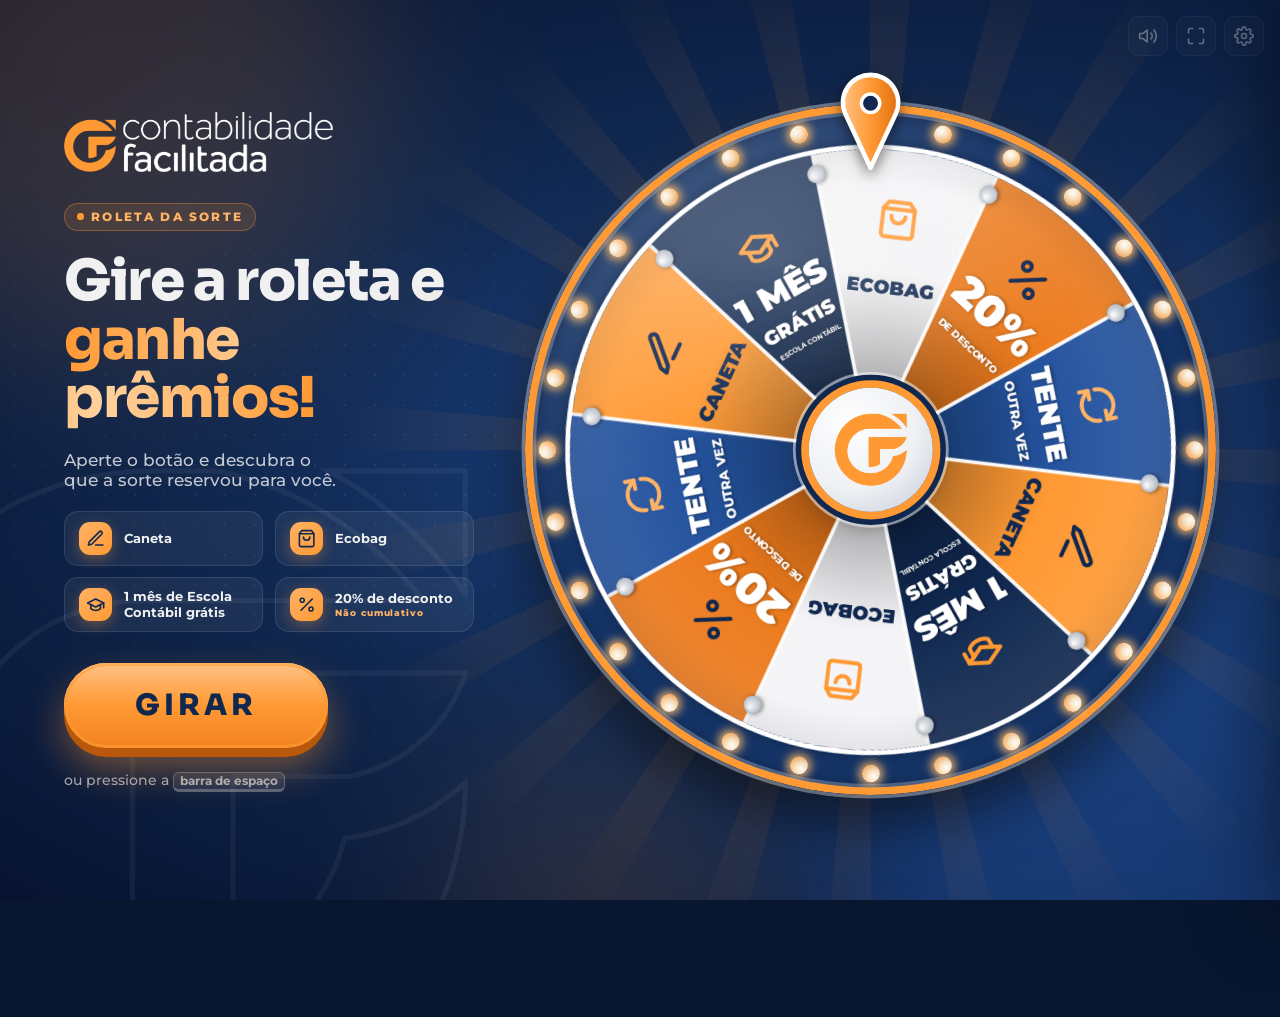
<file: index.html>
<!doctype html>
<html lang="pt-BR">
<head>
  <meta charset="utf-8">
  <meta name="viewport" content="width=device-width, initial-scale=1, viewport-fit=cover">
  <meta name="theme-color" content="#102850">
  <meta name="mobile-web-app-capable" content="yes">
  <meta name="apple-mobile-web-app-capable" content="yes">
  <meta name="apple-mobile-web-app-status-bar-style" content="black-translucent">
  <meta name="apple-mobile-web-app-title" content="Roleta CF">
  <title>Roleta da Sorte | Contabilidade Facilitada</title>
  <link rel="icon" href="assets/img/logo-cf-icone.png">
  <link rel="apple-touch-icon" href="assets/img/icone-180.png">
  <link rel="manifest" href="manifest.webmanifest">
  <link rel="preload" href="assets/fonts/montserrat-latin.woff2" as="font" type="font/woff2" crossorigin>
  <link rel="preload" href="assets/fonts/sora-latin.woff2" as="font" type="font/woff2" crossorigin>
  <link rel="stylesheet" href="assets/css/style.css">
</head>
<body>
  <!-- Fundo animado -->
  <div class="fundo" aria-hidden="true">
    <div class="orbe o1"></div>
    <div class="orbe o2"></div>
    <div class="orbe o3"></div>
    <div class="pontos"></div>
    <img class="marca-dagua" src="assets/img/logo-cf-linha.png" alt="" draggable="false">
    <div class="faiscas" id="faiscas"></div>
  </div>

  <main class="app">
    <section class="info">
      <img class="logo" src="assets/img/logo-cf-branco.png" alt="Contabilidade Facilitada" draggable="false">

      <span class="selo"><i></i> Roleta da sorte</span>

      <h1 class="titulo">Gire a roleta e <span class="destaque">ganhe prêmios!</span></h1>

      <p class="lead">Aperte o botão e descubra o que a sorte reservou para você.</p>

      <ul class="premios" id="listaPremios"></ul>

      <div class="acao">
        <div class="botao-wrap">
          <button class="botao-girar" id="botaoGirar" type="button">GIRAR</button>
        </div>
        <p class="dica">
          <span class="dica-teclado">ou pressione a <kbd>barra de espaço</kbd></span>
          <span class="dica-toque">ou deslize a roleta com o dedo</span>
        </p>
      </div>
    </section>

    <div class="roda-espaco">
      <section class="roda-area" id="rodaArea">
        <div class="raios" aria-hidden="true"></div>
        <div class="brilho-fundo" aria-hidden="true"></div>

        <div class="roda" id="roda" data-modo="ocioso">
          <div class="aro"></div>
          <div class="lampadas" id="lampadas" aria-hidden="true"></div>
          <canvas id="canvasRoda" aria-label="Roleta de prêmios"></canvas>
          <div class="vinheta" aria-hidden="true"></div>
          <svg class="holofote" id="holofote" viewBox="-100 -100 200 200" aria-hidden="true">
            <path class="holofote-mascara" id="holofoteMascara" fill-rule="evenodd"></path>
            <path class="holofote-fatia" id="holofoteFatia"></path>
          </svg>
          <div class="reflexo" aria-hidden="true"></div>
          <button class="centro" id="centro" type="button" aria-label="Girar a roleta">
            <img src="assets/img/logo-cf-icone.png" alt="" draggable="false">
          </button>
          <div class="ponteiro" id="ponteiro" aria-hidden="true">
            <svg viewBox="0 -7 60 88">
              <defs>
                <linearGradient id="gradPonteiro" x1="0" x2="1" y1="0" y2="0">
                  <stop offset="0" stop-color="#ffc285"/>
                  <stop offset=".5" stop-color="#ff9933"/>
                  <stop offset="1" stop-color="#e2700f"/>
                </linearGradient>
              </defs>
              <path d="M30 77 L8 30 A24 24 0 1 1 52 30 Z" fill="url(#gradPonteiro)" stroke="#fff" stroke-width="4" stroke-linejoin="round"/>
              <circle cx="30" cy="21" r="8" fill="#102850" stroke="#fff" stroke-width="3"/>
            </svg>
          </div>
        </div>
      </section>
    </div>
  </main>

  <!-- Controles discretos do operador -->
  <div class="controles">
    <button class="controle" id="btnSom" type="button" title="Som (M)"></button>
    <button class="controle" id="btnTelaCheia" type="button" title="Tela cheia (F)">
      <svg viewBox="0 0 24 24" fill="none" stroke="currentColor" stroke-width="2" stroke-linecap="round" stroke-linejoin="round"><path d="M8 3H5a2 2 0 0 0-2 2v3"/><path d="M21 8V5a2 2 0 0 0-2-2h-3"/><path d="M3 16v3a2 2 0 0 0 2 2h3"/><path d="M16 21h3a2 2 0 0 0 2-2v-3"/></svg>
    </button>
    <button class="controle" id="btnPainel" type="button" title="Painel do operador (P)">
      <svg viewBox="0 0 24 24" fill="none" stroke="currentColor" stroke-width="2" stroke-linecap="round" stroke-linejoin="round"><circle cx="12" cy="12" r="3"/><path d="M19.4 15a1.65 1.65 0 0 0 .33 1.82l.06.06a2 2 0 1 1-2.83 2.83l-.06-.06a1.65 1.65 0 0 0-1.82-.33 1.65 1.65 0 0 0-1 1.51V21a2 2 0 1 1-4 0v-.09A1.65 1.65 0 0 0 9 19.4a1.65 1.65 0 0 0-1.82.33l-.06.06a2 2 0 1 1-2.83-2.83l.06-.06A1.65 1.65 0 0 0 4.68 15a1.65 1.65 0 0 0-1.51-1H3a2 2 0 1 1 0-4h.09A1.65 1.65 0 0 0 4.6 9a1.65 1.65 0 0 0-.33-1.82l-.06-.06a2 2 0 1 1 2.83-2.83l.06.06A1.65 1.65 0 0 0 9 4.68a1.65 1.65 0 0 0 1-1.51V3a2 2 0 1 1 4 0v.09a1.65 1.65 0 0 0 1 1.51 1.65 1.65 0 0 0 1.82-.33l.06-.06a2 2 0 1 1 2.83 2.83l-.06.06A1.65 1.65 0 0 0 19.4 9a1.65 1.65 0 0 0 1.51 1H21a2 2 0 1 1 0 4h-.09a1.65 1.65 0 0 0-1.51 1z"/></svg>
    </button>
  </div>

  <!-- Resultado -->
  <div class="resultado" id="resultado" role="dialog" aria-modal="true" aria-labelledby="resultadoTitulo">
    <canvas class="confete" id="confete" aria-hidden="true"></canvas>
    <div class="cartao">
      <div class="medalha">
        <div class="medalha-raios"></div>
        <div class="medalha-disco" id="resultadoIcone"></div>
      </div>
      <p class="resultado-sobre" id="resultadoSobre">PARABÉNS!</p>
      <h2 class="resultado-titulo" id="resultadoTitulo"></h2>
      <p class="resultado-sub" id="resultadoSub"></p>
      <img class="resultado-imagem" id="resultadoImagem" alt="">
      <p class="resultado-nota" id="resultadoNota"></p>

      <!-- Cadastro do ganhador de cupom, preenchido pelo operador -->
      <form class="cadastro" id="cadastro" novalidate autocomplete="off">
        <p class="cadastro-titulo">Cadastre o ganhador para gerar o cupom</p>
        <label class="campo campo-largo">
          <span>Nome</span>
          <input id="cadNome" name="participante-nome" maxlength="120" autocomplete="off" autocapitalize="words" spellcheck="false">
        </label>
        <label class="campo">
          <span>E-mail</span>
          <input id="cadEmail" name="participante-email" type="email" inputmode="email" maxlength="160" autocomplete="off" autocapitalize="off" spellcheck="false">
        </label>
        <label class="campo">
          <span>Telefone</span>
          <input id="cadTelefone" name="participante-telefone" type="tel" inputmode="tel" maxlength="20" autocomplete="off" placeholder="(11) 98765-4321">
        </label>
        <label class="aceite campo-largo">
          <input id="cadMarketing" type="checkbox">
          <span>Aceito receber novidades e ofertas do Contabilidade Facilitada.</span>
        </label>
        <p class="cadastro-aviso campo-largo">
          Usamos estes dados para emitir e validar o cupom.
          <a id="cadPolitica" target="_blank" rel="noopener" hidden>Política de privacidade</a>
        </p>
        <p class="cadastro-erro campo-largo" id="cadErro" role="alert"></p>
        <div class="cadastro-botoes campo-largo">
          <button class="botao-resultado" type="submit">Gerar cupom</button>
          <button class="botao-pular" id="cadPular" type="button">Pular cadastro</button>
        </div>
      </form>

      <div class="cupom" id="cupom">
        <p class="cupom-rotulo">Código do cupom</p>
        <p class="cupom-codigo" id="cupomCodigo"></p>
        <p class="cupom-dica">Fotografe ou anote este código. Ele também fica no histórico do painel do operador.</p>
      </div>

      <button class="botao-resultado" id="botaoResultado" type="button"></button>
    </div>
  </div>

  <!-- Painel do operador -->
  <aside class="painel" id="painel" aria-label="Painel do operador">
    <header class="painel-topo">
      <h2>Painel do operador</h2>
      <button class="painel-fechar" id="painelFechar" type="button" aria-label="Fechar">✕</button>
    </header>

    <div class="painel-corpo">
      <h3>Chances e estoque</h3>
      <p class="painel-ajuda">O peso define a chance relativa de cada resultado. Deixe o estoque em branco para ilimitado; ao chegar a zero, o prêmio deixa de ser sorteado.</p>
      <table class="tabela">
        <thead>
          <tr><th>Resultado</th><th>Peso</th><th>Chance</th><th>Estoque</th><th>Saídas</th></tr>
        </thead>
        <tbody id="tabelaPremios"></tbody>
      </table>

      <h3>Envio ao painel</h3>
      <p class="painel-ajuda">Giros e cadastros ficam guardados neste aparelho e são enviados ao painel <strong>/admin</strong> sempre que houver internet. Preencha o evento e o nome do aparelho antes de começar.</p>
      <div class="campos-sinc">
        <label><span>Evento</span><input id="sincEvento" maxlength="80" placeholder="Ex.: Convenção Contábil 2026"></label>
        <label><span>Aparelho</span><input id="sincAparelho" maxlength="40" placeholder="Ex.: Tablet 1"></label>
        <label class="campo-largo"><span>Chave do aparelho</span><input id="sincChave" type="password" autocomplete="off" placeholder="Fornecida pela equipe responsável"></label>
      </div>
      <p class="sinc-status" id="sincStatus"></p>
      <div class="painel-botoes">
        <button type="button" id="btnEnviar">Enviar agora</button>
      </div>

      <h3>Histórico <span id="resumoHistorico"></span></h3>
      <ol class="historico" id="historico"></ol>

      <div class="painel-botoes">
        <button type="button" id="btnExportar">Exportar CSV</button>
        <button type="button" id="btnZerar">Zerar histórico</button>
        <button type="button" id="btnPadrao">Restaurar padrão</button>
      </div>

      <h3 class="so-teclado">Atalhos</h3>
      <ul class="atalhos so-teclado">
        <li><kbd>Espaço</kbd> ou <kbd>Enter</kbd> gira a roleta e fecha o resultado</li>
        <li><kbd>F</kbd> tela cheia</li>
        <li><kbd>M</kbd> liga e desliga o som</li>
        <li><kbd>P</kbd> abre e fecha este painel</li>
      </ul>
    </div>
  </aside>

  <div class="aviso" id="aviso" role="status"></div>

  <script src="assets/js/app.js"></script>
</body>
</html>
</file>
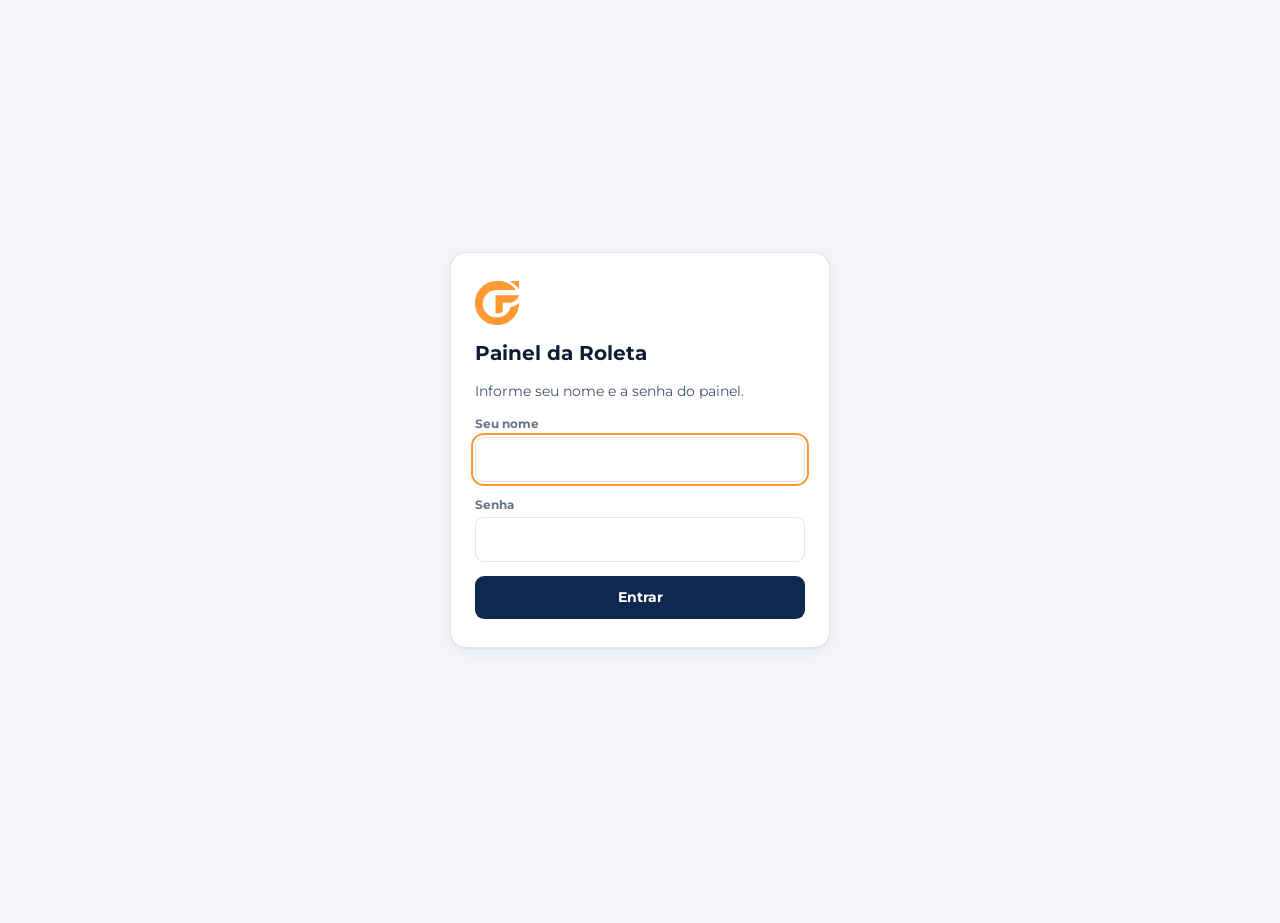
<file: admin/index.html>
<!doctype html>
<html lang="pt-BR">
<head>
  <meta charset="utf-8">
  <meta name="viewport" content="width=device-width, initial-scale=1">
  <meta name="robots" content="noindex, nofollow">
  <meta name="theme-color" content="#102850">
  <title>Painel da Roleta | Contabilidade Facilitada</title>
  <link rel="icon" href="/assets/img/logo-cf-icone.png">
  <link rel="preload" href="/assets/fonts/montserrat-latin.woff2" as="font" type="font/woff2" crossorigin>
  <link rel="stylesheet" href="/admin/admin.css">
</head>
<body>
  <header class="topo">
    <div class="topo-marca">
      <img src="/assets/img/logo-cf-branco.png" alt="Contabilidade Facilitada">
      <span class="topo-titulo">Painel da Roleta</span>
    </div>
    <div class="topo-direita">
      <span class="atualizacao" id="statusAtualizacao" role="status">Carregando…</span>
      <button class="botao" id="btnAtualizar" type="button">Atualizar</button>
      <span class="usuario" id="usuario"></span>
      <button class="botao" id="btnSair" type="button">Sair</button>
    </div>
  </header>

  <!-- Entrada: nome (registrado nos resgates) e senha do painel -->
  <div class="entrada" id="entrada" hidden>
    <form class="entrada-cartao" id="formEntrada">
      <img class="entrada-icone" src="/assets/img/logo-cf-icone.png" alt="">
      <h1>Painel da Roleta</h1>
      <p class="cartao-sub">Informe seu nome e a senha do painel.</p>
      <label class="filtro">
        <span>Seu nome</span>
        <input id="entradaNome" maxlength="60" autocomplete="name" required>
      </label>
      <label class="filtro">
        <span>Senha</span>
        <input id="entradaSenha" type="password" autocomplete="current-password" required>
      </label>
      <p class="entrada-erro" id="entradaErro" role="alert"></p>
      <button class="botao botao-principal" type="submit">Entrar</button>
    </form>
  </div>

  <main class="conteudo" id="conteudo">
    <!-- Filtros: valem para todos os números, gráficos e tabelas abaixo -->
    <div class="filtros">
      <div class="segmentado" id="filtroPeriodo" role="group" aria-label="Período">
        <button type="button" data-periodo="hoje">Hoje</button>
        <button type="button" data-periodo="7">7 dias</button>
        <button type="button" data-periodo="30">30 dias</button>
        <button type="button" data-periodo="tudo">Tudo</button>
      </div>
      <label class="filtro">
        <span>Evento</span>
        <select id="filtroEvento"></select>
      </label>
      <label class="filtro">
        <span>Aparelho</span>
        <select id="filtroAparelho"></select>
      </label>
    </div>

    <section class="kpis" aria-label="Resumo">
      <article class="kpi">
        <h2>Giros</h2>
        <p class="kpi-valor" id="kpiGiros">0</p>
        <p class="kpi-sub" id="kpiGirosSub"></p>
      </article>
      <article class="kpi">
        <h2>Prêmios distribuídos</h2>
        <p class="kpi-valor" id="kpiPremios">0</p>
        <p class="kpi-sub" id="kpiPremiosSub"></p>
      </article>
      <article class="kpi">
        <h2>Cupons emitidos</h2>
        <p class="kpi-valor" id="kpiCupons">0</p>
        <p class="kpi-sub" id="kpiCuponsSub"></p>
      </article>
      <article class="kpi">
        <h2>Cupons resgatados</h2>
        <p class="kpi-valor" id="kpiResgatados">0</p>
        <p class="kpi-sub" id="kpiResgatadosSub"></p>
      </article>
    </section>

    <section class="graficos">
      <article class="cartao">
        <header class="cartao-topo">
          <div>
            <h2>Giros ao longo do tempo</h2>
            <p class="cartao-sub" id="subTempo"></p>
          </div>
          <button class="botao botao-leve" id="btnExportarGiros" type="button">Exportar giros</button>
        </header>
        <div class="grafico-tempo" id="graficoTempo"></div>
        <details class="ver-tabela">
          <summary>Ver em tabela</summary>
          <div class="tabela-rolagem" id="tabelaTempo"></div>
        </details>
      </article>

      <article class="cartao">
        <header class="cartao-topo">
          <div>
            <h2>Resultados por prêmio</h2>
            <p class="cartao-sub">Quantidade e percentual dos giros</p>
          </div>
        </header>
        <div class="barras" id="graficoPremios"></div>
      </article>
    </section>

    <section class="cartao">
      <header class="cartao-topo">
        <div>
          <h2>Ganhadores de cupom</h2>
          <p class="cartao-sub" id="subGanhadores"></p>
        </div>
        <button class="botao botao-leve" id="btnExportarCadastros" type="button">Exportar ganhadores</button>
      </header>

      <div class="filtros-tabela">
        <input class="busca" id="busca" type="search" placeholder="Buscar por nome, e-mail, telefone ou código" aria-label="Buscar ganhador">
        <select id="filtroPremio" aria-label="Prêmio"></select>
        <select id="filtroSituacao" aria-label="Situação">
          <option value="">Todas as situações</option>
          <option value="emitido">Não resgatados</option>
          <option value="resgatado">Resgatados</option>
        </select>
      </div>

      <div class="tabela-rolagem">
        <table class="tabela tabela-ganhadores">
          <thead>
            <tr>
              <th>Data</th>
              <th>Ganhador</th>
              <th>Prêmio e código</th>
              <th>Evento</th>
              <th>Comunicações</th>
              <th>Situação</th>
              <th><span class="sr">Ações</span></th>
            </tr>
          </thead>
          <tbody id="tabelaCadastros"></tbody>
        </table>
      </div>
      <button class="botao botao-leve mostrar-mais" id="btnMostrarMais" type="button" hidden></button>
    </section>
  </main>

  <div class="dica" id="dica" role="tooltip"></div>

  <script src="/admin/admin.js"></script>
</body>
</html>
</file>
<file: assets/css/style.css>
/* ==========================================================
   Roleta da Sorte | Contabilidade Facilitada
   ========================================================== */

@font-face {
  font-family: 'Montserrat';
  src: url('../fonts/montserrat-latin.woff2') format('woff2');
  font-weight: 100 900;
  font-display: block;
}
@font-face {
  font-family: 'Sora';
  src: url('../fonts/sora-latin.woff2') format('woff2');
  font-weight: 100 800;
  font-display: block;
}

:root {
  --azul: #102850;
  --azul-medio: #183c77;
  --azul-escuro: #081630;
  --laranja: #ff9933;
  --laranja-claro: #ffb366;
  --laranja-escuro: #e2700f;
  --branco: #f1f1f2;
  --cinza: #727376;

  /* Diâmetro da roleta */
  --tam: min(86vh, 54vw);
}

* { box-sizing: border-box; margin: 0; padding: 0; }

html, body { height: 100%; overflow: hidden; overscroll-behavior: none; }

body {
  font-family: 'Montserrat', system-ui, sans-serif;
  color: var(--branco);
  background: var(--azul-escuro);
  -webkit-user-select: none;
  user-select: none;
  -webkit-font-smoothing: antialiased;
  -webkit-tap-highlight-color: transparent;
  -webkit-touch-callout: none;
  touch-action: manipulation;
}

button { font: inherit; }

kbd {
  font-family: inherit;
  font-weight: 700;
  font-size: .85em;
  padding: .1em .5em;
  border-radius: 6px;
  border: 1px solid rgba(255, 255, 255, .25);
  border-bottom-width: 3px;
  background: rgba(255, 255, 255, .08);
}

/* ---------- Fundo ---------- */

.fundo {
  position: fixed;
  inset: 0;
  overflow: hidden;
  background: radial-gradient(ellipse at 70% 50%, #24539e 0%, #183c77 22%, #102850 52%, #071330 100%);
}

.orbe {
  position: absolute;
  border-radius: 50%;
  filter: blur(90px);
  animation: flutuar 18s ease-in-out infinite alternate;
}
.orbe.o1 { width: 42vw; height: 42vw; left: -12vw; top: -14vw; background: var(--laranja); opacity: .16; }
.orbe.o2 { width: 46vw; height: 46vw; right: -10vw; bottom: -18vw; background: #2f6fd6; opacity: .32; animation-duration: 23s; }
.orbe.o3 { width: 26vw; height: 26vw; left: 34vw; bottom: -14vw; background: var(--laranja); opacity: .12; animation-duration: 27s; }

@keyframes flutuar {
  to { transform: translate(6vw, 5vh) scale(1.18); }
}

.pontos {
  position: absolute;
  inset: 0;
  background-image: radial-gradient(rgba(255, 255, 255, .07) 1px, transparent 1.5px);
  background-size: 30px 30px;
  -webkit-mask-image: radial-gradient(ellipse at 30% 50%, #000 0%, transparent 70%);
  mask-image: radial-gradient(ellipse at 30% 50%, #000 0%, transparent 70%);
}

.marca-dagua {
  position: absolute;
  width: 70vh;
  left: -18vh;
  bottom: -22vh;
  opacity: .05;
  animation: girarLento 140s linear infinite;
}

.faiscas span {
  position: absolute;
  bottom: -12px;
  width: 4px;
  height: 4px;
  border-radius: 50%;
  background: #ffe0bd;
  box-shadow: 0 0 8px 2px rgba(255, 153, 51, .55);
  opacity: 0;
  animation: subir linear infinite;
}

@keyframes subir {
  0%   { transform: translate(0, 0) scale(var(--s, 1)); opacity: 0; }
  10%  { opacity: .9; }
  85%  { opacity: .6; }
  100% { transform: translate(var(--dx, 0), -110vh) scale(var(--s, 1)); opacity: 0; }
}

@keyframes girarLento { to { transform: rotate(360deg); } }

/* ---------- Layout ---------- */

.app {
  position: relative;
  z-index: 1;
  height: 100%;
  display: grid;
  grid-template-columns: minmax(0, 1fr) auto;
  align-items: center;
  gap: 4vw;
  padding:
    max(4vh, env(safe-area-inset-top)) max(5vw, env(safe-area-inset-right))
    max(4vh, env(safe-area-inset-bottom)) max(5vw, env(safe-area-inset-left));
}

.info {
  display: flex;
  flex-direction: column;
  align-items: flex-start;
  gap: 2.4vh;
  max-width: 640px;
}

.info > * { animation: entrarEsquerda .9s cubic-bezier(.2, .8, .2, 1) both; }
.info > :nth-child(2) { animation-delay: .08s; }
.info > :nth-child(3) { animation-delay: .16s; }
.info > :nth-child(4) { animation-delay: .24s; }
.info > :nth-child(5) { animation-delay: .32s; }
.info > :nth-child(6) { animation-delay: .40s; }
.info > :nth-child(7) { animation-delay: .48s; }

@keyframes entrarEsquerda {
  from { opacity: 0; transform: translateX(-40px); }
  to   { opacity: 1; transform: none; }
}

.logo { width: clamp(180px, 21vw, 330px); margin-bottom: 1vh; }

.selo {
  display: inline-flex;
  align-items: center;
  gap: .6em;
  padding: .45em 1em;
  border-radius: 999px;
  font-weight: 800;
  font-size: clamp(.75rem, .95vw, .95rem);
  letter-spacing: .18em;
  text-transform: uppercase;
  color: var(--laranja-claro);
  background: rgba(255, 153, 51, .12);
  border: 1px solid rgba(255, 153, 51, .35);
}
.selo i {
  width: .55em;
  height: .55em;
  border-radius: 50%;
  background: var(--laranja);
  box-shadow: 0 0 0 0 rgba(255, 153, 51, .7);
  animation: pulsoPonto 1.8s ease-out infinite;
}
@keyframes pulsoPonto {
  to { box-shadow: 0 0 0 10px rgba(255, 153, 51, 0); }
}

.titulo {
  font-family: 'Sora', sans-serif;
  font-weight: 800;
  font-size: min(4.4vw, 7.4vh);
  line-height: 1.04;
  letter-spacing: -.025em;
}
.titulo .destaque {
  background: linear-gradient(90deg, #ff9933 0%, #ffd29e 25%, #ff9933 50%, #ff9933 100%);
  background-size: 200% 100%;
  -webkit-background-clip: text;
  background-clip: text;
  color: transparent;
  animation: brilhoTexto 4s linear infinite;
}
@keyframes brilhoTexto {
  from { background-position: 100% 0; }
  to   { background-position: -100% 0; }
}

.lead {
  font-size: clamp(1rem, 1.3vw, 1.35rem);
  font-weight: 500;
  color: rgba(241, 241, 242, .8);
  text-wrap: balance;
}

.premios {
  list-style: none;
  display: grid;
  grid-template-columns: 1fr 1fr;
  gap: 1.2vh 12px;
  width: 100%;
}
.premio {
  display: flex;
  align-items: center;
  gap: 12px;
  padding: 1.1vh 14px;
  border-radius: 14px;
  background: rgba(255, 255, 255, .06);
  border: 1px solid rgba(255, 255, 255, .1);
  font-weight: 700;
  font-size: clamp(.82rem, 1vw, 1.05rem);
  line-height: 1.2;
  transition: opacity .3s;
}
.premio .ic {
  flex: none;
  width: clamp(32px, 2.6vw, 42px);
  height: clamp(32px, 2.6vw, 42px);
  border-radius: 11px;
  display: grid;
  place-items: center;
  color: var(--azul);
  background: linear-gradient(135deg, var(--laranja-claro), var(--laranja));
  box-shadow: 0 4px 14px rgba(255, 153, 51, .35);
}
.premio .ic svg { width: 58%; height: 58%; }
.premio.esgotado { opacity: .4; }
.premio.esgotado .nome { text-decoration: line-through; }
.premio .tag {
  display: block;
  font-size: .7em;
  font-weight: 800;
  letter-spacing: .1em;
  color: var(--laranja-claro);
}

.acao { display: flex; align-items: center; gap: 24px; flex-wrap: wrap; margin-top: 1vh; }

.botao-wrap { position: relative; }
.botao-wrap::before,
.botao-wrap::after {
  content: '';
  position: absolute;
  inset: 0;
  border-radius: 999px;
  border: 3px solid rgba(255, 153, 51, .7);
  animation: anel 2.2s ease-out infinite;
  pointer-events: none;
}
.botao-wrap::after { animation-delay: 1.1s; }
@keyframes anel {
  from { transform: scale(1); opacity: .9; }
  to   { transform: scale(1.35, 1.6); opacity: 0; }
}
.botao-wrap.inativo::before,
.botao-wrap.inativo::after { animation: none; opacity: 0; }

.botao-girar {
  position: relative;
  overflow: hidden;
  font-family: 'Sora', sans-serif;
  font-weight: 800;
  font-size: clamp(1.4rem, min(2.3vw, 4vh), 2.4rem);
  letter-spacing: .14em;
  color: var(--azul);
  padding: .8em 2.4em;
  border: none;
  border-radius: 999px;
  cursor: pointer;
  background: linear-gradient(180deg, #ffc285 0%, #ff9933 50%, #f2821f 100%);
  box-shadow: 0 9px 0 #b9570b, 0 20px 40px rgba(255, 153, 51, .45), inset 0 2px 0 rgba(255, 255, 255, .55);
  transition: transform .12s, box-shadow .12s, filter .3s;
}
.botao-girar::after {
  content: '';
  position: absolute;
  top: 0;
  left: -70%;
  width: 45%;
  height: 100%;
  background: linear-gradient(100deg, transparent, rgba(255, 255, 255, .7), transparent);
  transform: skewX(-20deg);
  animation: varrer 3.2s ease-in-out infinite;
}
@keyframes varrer {
  0%, 55% { left: -70%; }
  100%    { left: 130%; }
}
.botao-girar:hover { filter: brightness(1.06); }
.botao-girar:active,
.botao-girar.pressionado {
  transform: translateY(6px);
  box-shadow: 0 3px 0 #b9570b, 0 10px 24px rgba(255, 153, 51, .4), inset 0 2px 0 rgba(255, 255, 255, .55);
}
.botao-girar:disabled { cursor: default; filter: grayscale(.35) brightness(.75); }
.botao-girar:disabled::after { animation: none; }

.dica { font-size: clamp(.85rem, 1vw, 1rem); color: rgba(241, 241, 242, .65); font-weight: 500; }


/* ---------- Roleta ---------- */

/* Só vira caixa no modo em pé, onde define o espaço disponível para a roda */
.roda-espaco { display: contents; }

.roda-area {
  position: relative;
  width: var(--tam);
  height: var(--tam);
  animation: entrarRoda 1.1s cubic-bezier(.2, .9, .2, 1.05) both .15s;
  touch-action: none;
  cursor: grab;
}
.roda-area:active { cursor: grabbing; }
@keyframes entrarRoda {
  from { opacity: 0; transform: scale(.7) rotate(-40deg); }
  to   { opacity: 1; transform: none; }
}

.raios {
  position: absolute;
  inset: -32%;
  border-radius: 50%;
  background: repeating-conic-gradient(from 0deg, rgba(255, 153, 51, .14) 0deg 5deg, transparent 5deg 15deg);
  -webkit-mask-image: radial-gradient(circle, #000 28%, transparent 68%);
  mask-image: radial-gradient(circle, #000 28%, transparent 68%);
  animation: girarLento 60s linear infinite;
}

.brilho-fundo {
  position: absolute;
  inset: -6%;
  border-radius: 50%;
  background: radial-gradient(circle, rgba(255, 153, 51, .4) 30%, transparent 66%);
  filter: blur(24px);
  animation: respirar 3.2s ease-in-out infinite;
}
@keyframes respirar {
  0%, 100% { opacity: .55; transform: scale(.97); }
  50%      { opacity: 1;   transform: scale(1.03); }
}
.roda-area.vitoria .brilho-fundo { animation-duration: .6s; }

.roda { position: absolute; inset: 0; }

.aro {
  position: absolute;
  inset: 0;
  border-radius: 50%;
  background:
    radial-gradient(circle at 30% 22%, rgba(255, 255, 255, .22), transparent 45%),
    radial-gradient(circle, #183c77 60%, #0b1d3d 100%);
  box-shadow:
    inset 0 0 0 calc(var(--tam) * .011) var(--laranja),
    inset 0 0 0 calc(var(--tam) * .016) rgba(255, 255, 255, .25),
    inset 0 0 calc(var(--tam) * .05) rgba(0, 0, 0, .55),
    0 0 0 calc(var(--tam) * .005) rgba(255, 255, 255, .35),
    0 calc(var(--tam) * .04) calc(var(--tam) * .08) rgba(0, 0, 0, .55);
}

/* Lâmpadas */
.lampada {
  position: absolute;
  left: 50%;
  top: 50%;
  width: calc(var(--tam) * .026);
  height: calc(var(--tam) * .026);
  margin: calc(var(--tam) * -.013);
  border-radius: 50%;
  transform: rotate(var(--a)) translateY(calc(var(--tam) * -.468));
  background: radial-gradient(circle at 35% 35%, #fff 0%, #ffe6c4 35%, #ff9933 100%);
  box-shadow: 0 0 calc(var(--tam) * .014) calc(var(--tam) * .004) rgba(255, 190, 110, .95);
}

@keyframes lampada {
  0%, 49% {
    filter: none;
    box-shadow: 0 0 calc(var(--tam) * .014) calc(var(--tam) * .004) rgba(255, 190, 110, .95);
  }
  50%, 100% {
    filter: brightness(.38) saturate(.5);
    box-shadow: none;
  }
}
@keyframes perseguir {
  0%, 30% {
    filter: none;
    box-shadow: 0 0 calc(var(--tam) * .016) calc(var(--tam) * .005) rgba(255, 200, 120, 1);
  }
  31%, 100% {
    filter: brightness(.38) saturate(.5);
    box-shadow: none;
  }
}

.roda[data-modo="ocioso"] .lampada {
  animation: lampada 1.6s infinite;
  animation-delay: calc(var(--par) * -.8s);
}
.roda[data-modo="girando"] .lampada {
  animation: perseguir .42s infinite;
  animation-delay: calc(var(--i) * -.06s);
}
.roda[data-modo="vitoria"] .lampada {
  animation: lampada .32s infinite;
}
.roda[data-modo="derrota"] .lampada {
  animation: none;
  filter: brightness(.55) saturate(.6);
  box-shadow: none;
}

#canvasRoda,
.vinheta,
.holofote,
.reflexo {
  position: absolute;
  inset: 6.5%;
  width: 87%;
  height: 87%;
  border-radius: 50%;
}

#canvasRoda {
  box-shadow: 0 0 0 calc(var(--tam) * .007) #fff, 0 0 calc(var(--tam) * .04) rgba(0, 0, 0, .6);
  will-change: transform;
}

.vinheta {
  pointer-events: none;
  background: radial-gradient(circle, transparent 62%, rgba(0, 0, 0, .28) 100%);
}

.reflexo {
  pointer-events: none;
  background:
    radial-gradient(ellipse 70% 45% at 35% 18%, rgba(255, 255, 255, .22), transparent 70%),
    linear-gradient(160deg, rgba(255, 255, 255, .08) 0%, transparent 45%);
}

.holofote {
  pointer-events: none;
  opacity: 0;
  transition: opacity .5s;
  overflow: visible;
}
.holofote.ativo { opacity: 1; }
.holofote-mascara { fill: rgba(4, 10, 26, .62); }
.holofote-fatia {
  fill: rgba(255, 255, 255, .08);
  stroke: #fff;
  stroke-width: 2.4;
  stroke-linejoin: round;
  filter: drop-shadow(0 0 3px #ffb366) drop-shadow(0 0 8px #ff9933);
  animation: pulsoFatia .7s ease-in-out infinite alternate;
}
@keyframes pulsoFatia {
  from { fill: rgba(255, 255, 255, .02); }
  to   { fill: rgba(255, 255, 255, .18); }
}

.centro {
  position: absolute;
  left: 50%;
  top: 50%;
  width: 18%;
  height: 18%;
  transform: translate(-50%, -50%);
  border: none;
  border-radius: 50%;
  cursor: pointer;
  display: grid;
  place-items: center;
  background: radial-gradient(circle at 35% 30%, #ffffff 0%, #eef0f4 55%, #c4c9d4 100%);
  box-shadow:
    0 0 0 calc(var(--tam) * .011) var(--laranja),
    0 0 0 calc(var(--tam) * .019) var(--azul),
    0 0 0 calc(var(--tam) * .023) rgba(255, 255, 255, .5),
    0 calc(var(--tam) * .012) calc(var(--tam) * .035) rgba(0, 0, 0, .55);
  transition: transform .2s;
}
.centro img { width: 58%; pointer-events: none; }
.centro:hover { transform: translate(-50%, -50%) scale(1.05); }
.centro:active { transform: translate(-50%, -50%) scale(.95); }

.ponteiro {
  position: absolute;
  left: 50%;
  top: -4.77%;
  width: 10%;
  margin-left: -5%;
  transform-origin: 50% 31.8%;
  z-index: 5;
  filter: drop-shadow(0 calc(var(--tam) * .008) calc(var(--tam) * .01) rgba(0, 0, 0, .5));
}
.ponteiro svg { display: block; width: 100%; height: auto; }

.roda-area.tremer { animation: tremer .55s cubic-bezier(.36, .07, .19, .97) both; }
@keyframes tremer {
  10%, 90% { transform: translateX(-3px); }
  20%, 80% { transform: translateX(6px); }
  30%, 50%, 70% { transform: translateX(-10px); }
  40%, 60% { transform: translateX(10px); }
}

/* ---------- Controles ---------- */

.controles {
  position: fixed;
  top: 16px;
  right: 16px;
  z-index: 10;
  display: flex;
  gap: 8px;
}
.controle {
  width: 40px;
  height: 40px;
  display: grid;
  place-items: center;
  border-radius: 12px;
  border: 1px solid rgba(255, 255, 255, .14);
  background: rgba(255, 255, 255, .06);
  color: #fff;
  cursor: pointer;
  opacity: .35;
  transition: opacity .2s, background .2s;
}
.controle:hover { opacity: 1; background: rgba(255, 255, 255, .14); }
.controle svg { width: 20px; height: 20px; }

/* ---------- Resultado ---------- */

.resultado {
  position: fixed;
  inset: 0;
  z-index: 20;
  display: grid;
  place-items: center;
  place-items: safe center;   /* com o cadastro, o cartão pode passar da altura da tela e rolar */
  overflow-y: auto;
  padding: 24px;
  background: radial-gradient(circle, rgba(16, 40, 80, .55), rgba(4, 10, 24, .82));
  -webkit-backdrop-filter: blur(8px);
  backdrop-filter: blur(8px);
  opacity: 0;
  visibility: hidden;
  transition: opacity .35s, visibility 0s .35s;
}
.resultado.aberto { opacity: 1; visibility: visible; transition: opacity .35s; }

.cartao {
  position: relative;
  z-index: 1;
  width: min(600px, 92vw);
  padding: clamp(70px, 11vh, 96px) clamp(24px, 4vw, 48px) clamp(28px, 4.5vh, 40px);
  margin-top: 70px;
  border-radius: 30px;
  text-align: center;
  background: linear-gradient(165deg, #22508f 0%, #102850 62%);
  border: 1px solid rgba(255, 255, 255, .18);
  box-shadow: 0 40px 100px rgba(0, 0, 0, .6), 0 0 0 7px rgba(255, 153, 51, .28), 0 0 90px rgba(255, 153, 51, .25);
}
.resultado.aberto .cartao { animation: entrarCartao .75s cubic-bezier(.18, 1.35, .4, 1) both; }
.resultado.aberto.derrota .cartao { animation: entrarCartao .75s cubic-bezier(.18, 1.35, .4, 1) both, balancar .6s ease-in-out .75s; }
@keyframes entrarCartao {
  from { opacity: 0; transform: scale(.55) translateY(60px) rotate(-4deg); }
  to   { opacity: 1; transform: none; }
}
@keyframes balancar {
  25% { transform: rotate(-2.5deg); }
  50% { transform: rotate(2deg); }
  75% { transform: rotate(-1deg); }
}

.medalha {
  position: absolute;
  left: 50%;
  top: 0;
  width: clamp(150px, 22vh, 190px);
  height: clamp(150px, 22vh, 190px);
  transform: translate(-50%, -55%);
}
.medalha-raios {
  position: absolute;
  inset: -45%;
  border-radius: 50%;
  background: repeating-conic-gradient(from 0deg, rgba(255, 200, 130, .45) 0deg 8deg, transparent 8deg 20deg);
  -webkit-mask-image: radial-gradient(circle, #000 20%, transparent 66%);
  mask-image: radial-gradient(circle, #000 20%, transparent 66%);
  animation: girarLento 12s linear infinite;
}
.resultado.derrota .medalha-raios { opacity: .25; }
.medalha-disco {
  position: absolute;
  inset: 8%;
  border-radius: 50%;
  display: grid;
  place-items: center;
  color: var(--azul);
  background: radial-gradient(circle at 35% 30%, #ffd3a3 0%, #ff9933 50%, #e2700f 100%);
  box-shadow: 0 0 0 7px #fff, 0 0 0 13px rgba(255, 153, 51, .45), 0 18px 40px rgba(0, 0, 0, .45);
}
.resultado.aberto .medalha-disco { animation: entrarMedalha .9s cubic-bezier(.2, 1.6, .4, 1) .15s both; }
@keyframes entrarMedalha {
  from { transform: scale(0) rotate(-180deg); }
  to   { transform: none; }
}
.resultado.derrota .medalha-disco {
  color: #fff;
  background: radial-gradient(circle at 35% 30%, #5b8fe0 0%, #24539e 50%, #183c77 100%);
  box-shadow: 0 0 0 7px #fff, 0 0 0 13px rgba(91, 143, 224, .4), 0 18px 40px rgba(0, 0, 0, .45);
}
.medalha-disco svg { width: 50%; height: 50%; }
.resultado.derrota.aberto .medalha-disco svg { animation: girarIcone 1.2s ease-in-out .5s; }
@keyframes girarIcone { to { transform: rotate(360deg); } }

.resultado-sobre {
  font-family: 'Sora', sans-serif;
  font-weight: 800;
  font-size: clamp(1rem, 1.4vw, 1.3rem);
  letter-spacing: .3em;
  color: var(--laranja);
}
.resultado.derrota .resultado-sobre { color: #8fb4f0; }

.resultado-titulo {
  font-family: 'Sora', sans-serif;
  font-weight: 800;
  font-size: clamp(2rem, min(4.2vw, 7vh), 3.6rem);
  line-height: 1.06;
  letter-spacing: -.02em;
  margin: .25em 0 .35em;
}
.resultado-titulo .palavra { display: inline-block; white-space: nowrap; }
.resultado-titulo .letra {
  display: inline-block;
  animation: entrarLetra .55s cubic-bezier(.2, 1.6, .4, 1) both;
  animation-delay: calc(.35s + var(--d) * .03s);
}
@keyframes entrarLetra {
  from { opacity: 0; transform: translateY(.6em) scale(.4) rotate(-12deg); }
  to   { opacity: 1; transform: none; }
}

.resultado-sub {
  font-size: clamp(1rem, 1.3vw, 1.25rem);
  font-weight: 600;
  color: rgba(241, 241, 242, .88);
}
.resultado-imagem {
  display: none;
  width: 92px;
  margin: 18px auto 0;
  border-radius: 16px;
  background: #fff;
  box-shadow: 0 10px 24px rgba(0, 0, 0, .35);
}
.resultado-imagem.visivel { display: block; }
.resultado-nota {
  margin-top: 16px;
  font-size: clamp(.9rem, 1.1vw, 1.05rem);
  font-weight: 700;
  color: var(--laranja-claro);
}
.resultado-nota:empty { display: none; }

.botao-resultado {
  margin-top: clamp(20px, 3.5vh, 30px);
  font-family: 'Sora', sans-serif;
  font-weight: 800;
  font-size: clamp(1rem, 1.3vw, 1.2rem);
  letter-spacing: .06em;
  color: var(--azul);
  padding: .9em 2.2em;
  border: none;
  border-radius: 999px;
  cursor: pointer;
  background: linear-gradient(180deg, #ffc285, #ff9933 55%, #f2821f);
  box-shadow: 0 6px 0 #b9570b, 0 14px 30px rgba(255, 153, 51, .4);
  transition: transform .12s, box-shadow .12s;
}
.botao-resultado:active { transform: translateY(4px); box-shadow: 0 2px 0 #b9570b, 0 8px 20px rgba(255, 153, 51, .4); }

/* ---------- Cadastro do ganhador de cupom ---------- */

.cadastro, .cupom { display: none; }
.resultado.com-cadastro .cadastro { display: grid; }
.resultado.com-cadastro.registrado .cadastro { display: none; }
.resultado.com-cadastro.registrado .cupom { display: block; }
.resultado.com-cadastro .resultado-nota,
.resultado.com-cadastro .resultado-imagem.visivel { display: none; }
.resultado.com-cadastro:not(.registrado) #botaoResultado { display: none; }

.cadastro {
  grid-template-columns: 1fr 1fr;
  gap: 12px 14px;
  margin-top: clamp(14px, 2.4vh, 22px);
  text-align: left;
  -webkit-user-select: text;
  user-select: text;
}
.campo-largo { grid-column: 1 / -1; }

.cadastro-titulo {
  grid-column: 1 / -1;
  text-align: center;
  font-weight: 700;
  font-size: .95rem;
  color: var(--laranja-claro);
}

.campo { display: grid; gap: 6px; font-size: .8rem; font-weight: 700; letter-spacing: .04em; color: rgba(241, 241, 242, .75); }
.campo input {
  width: 100%;
  padding: 12px 14px;
  border-radius: 12px;
  border: 1px solid rgba(255, 255, 255, .25);
  background: rgba(4, 12, 30, .45);
  color: #fff;
  font: inherit;
  font-size: 16px;   /* evita o zoom automático do iOS ao focar */
  font-weight: 600;
  letter-spacing: 0;
}
.campo input::placeholder { color: rgba(241, 241, 242, .35); }
.campo input:focus { outline: 2px solid var(--laranja); outline-offset: 1px; border-color: transparent; }
.campo input.invalido { border-color: #ff8a80; box-shadow: 0 0 0 1px #ff8a80; }

.aceite { display: flex; align-items: flex-start; gap: 10px; font-size: .88rem; font-weight: 600; color: rgba(241, 241, 242, .85); cursor: pointer; }
.aceite input { flex: none; width: 20px; height: 20px; margin-top: 1px; accent-color: var(--laranja); }

.cadastro-aviso { font-size: .78rem; color: rgba(241, 241, 242, .6); line-height: 1.4; }
.cadastro-aviso a { color: var(--laranja-claro); font-weight: 700; }
.cadastro-erro { font-size: .88rem; font-weight: 700; color: #ff8a80; }
.cadastro-erro:empty { display: none; }

.cadastro-botoes { display: flex; flex-direction: column; align-items: center; gap: 6px; }
.cadastro-botoes .botao-resultado { margin-top: 4px; }
.botao-pular {
  padding: 8px 14px;
  border: none;
  background: none;
  color: rgba(241, 241, 242, .7);
  font-weight: 700;
  font-size: .9rem;
  text-decoration: underline;
  text-underline-offset: 3px;
  cursor: pointer;
}

.cupom {
  margin-top: clamp(16px, 3vh, 26px);
  padding: 18px 16px;
  border-radius: 18px;
  border: 2px dashed rgba(255, 179, 102, .6);
  background: rgba(4, 12, 30, .35);
  -webkit-user-select: text;
  user-select: text;
}
.cupom-rotulo { font-size: .78rem; font-weight: 800; letter-spacing: .2em; text-transform: uppercase; color: var(--laranja-claro); }
.cupom-codigo {
  margin: 6px 0 8px;
  font-family: 'Sora', sans-serif;
  font-weight: 800;
  font-size: clamp(1.6rem, min(4.4vw, 6vh), 2.6rem);
  letter-spacing: .06em;
  color: #fff;
  overflow-wrap: anywhere;
}
.cupom-dica { font-size: .85rem; color: rgba(241, 241, 242, .7); }

/* ---------- Painel do operador ---------- */

.painel {
  position: fixed;
  top: 0;
  right: 0;
  bottom: 0;
  z-index: 40;
  width: min(540px, 100vw);
  display: flex;
  flex-direction: column;
  background: #0c2147;
  border-left: 1px solid rgba(255, 255, 255, .12);
  box-shadow: -30px 0 80px rgba(0, 0, 0, .5);
  transform: translateX(105%);
  transition: transform .4s cubic-bezier(.2, .8, .2, 1);
  -webkit-user-select: text;
  user-select: text;
}
.painel.aberto { transform: none; }

.painel-topo {
  display: flex;
  align-items: center;
  justify-content: space-between;
  padding: 20px 24px;
  border-bottom: 1px solid rgba(255, 255, 255, .1);
}
.painel-topo h2 { font-family: 'Sora', sans-serif; font-size: 1.2rem; }
.painel-fechar {
  width: 36px;
  height: 36px;
  border-radius: 10px;
  border: 1px solid rgba(255, 255, 255, .15);
  background: transparent;
  color: #fff;
  cursor: pointer;
}

.painel-corpo { flex: 1; overflow-y: auto; padding: 8px 24px 28px; }
.painel-corpo h3 {
  margin: 22px 0 8px;
  font-size: .8rem;
  letter-spacing: .14em;
  text-transform: uppercase;
  color: var(--laranja-claro);
}
.painel-corpo h3 span { color: rgba(241, 241, 242, .6); letter-spacing: 0; text-transform: none; font-weight: 600; }
.painel-ajuda { font-size: .85rem; color: rgba(241, 241, 242, .7); line-height: 1.45; margin-bottom: 12px; }

.tabela { width: 100%; border-collapse: collapse; font-size: .88rem; }
.tabela th {
  text-align: left;
  font-size: .72rem;
  font-weight: 700;
  color: rgba(241, 241, 242, .55);
  padding: 6px 4px;
  border-bottom: 1px solid rgba(255, 255, 255, .1);
}
.tabela td { padding: 8px 4px; border-bottom: 1px solid rgba(255, 255, 255, .06); font-weight: 600; }
.tabela td:first-child { display: flex; align-items: center; gap: 8px; }
.tabela .cor { width: 12px; height: 12px; border-radius: 4px; flex: none; border: 1px solid rgba(255, 255, 255, .3); }
.tabela input {
  width: 64px;
  padding: 6px 8px;
  border-radius: 8px;
  border: 1px solid rgba(255, 255, 255, .2);
  background: rgba(255, 255, 255, .06);
  color: #fff;
  font: inherit;
}
.tabela input:focus { outline: 2px solid var(--laranja); outline-offset: 1px; }
.tabela .chance { color: var(--laranja-claro); }
.tabela .zerado { color: #ff8a80; }

.historico {
  list-style: none;
  max-height: 220px;
  overflow-y: auto;
  border-radius: 12px;
  background: rgba(0, 0, 0, .18);
  font-size: .85rem;
}
.historico li { display: flex; justify-content: space-between; gap: 12px; padding: 7px 12px; border-bottom: 1px solid rgba(255, 255, 255, .05); }
.historico li span:first-child { color: rgba(241, 241, 242, .55); font-variant-numeric: tabular-nums; }
.historico li.vazio { justify-content: center; color: rgba(241, 241, 242, .5); }
.historico .codigo { display: block; text-align: right; font-size: .78rem; color: var(--laranja-claro); letter-spacing: .04em; }

.campos-sinc { display: grid; grid-template-columns: 1fr 1fr; gap: 10px; }
.campos-sinc label { display: grid; gap: 5px; font-size: .75rem; font-weight: 700; color: rgba(241, 241, 242, .6); }
.campos-sinc input {
  width: 100%;
  padding: 8px 10px;
  border-radius: 8px;
  border: 1px solid rgba(255, 255, 255, .2);
  background: rgba(255, 255, 255, .06);
  color: #fff;
  font: inherit;
  font-size: .88rem;
  font-weight: 600;
}
.campos-sinc input::placeholder { color: rgba(241, 241, 242, .35); }
.campos-sinc input:focus { outline: 2px solid var(--laranja); outline-offset: 1px; }

.sinc-status { margin-top: 10px; font-size: .82rem; line-height: 1.45; color: #9be59b; }
.sinc-status[data-tipo="alerta"] { color: var(--laranja-claro); }

.painel-botoes { display: flex; flex-wrap: wrap; gap: 8px; margin-top: 14px; }
.painel-botoes button {
  padding: 9px 14px;
  border-radius: 10px;
  border: 1px solid rgba(255, 255, 255, .2);
  background: rgba(255, 255, 255, .06);
  color: #fff;
  font-weight: 700;
  font-size: .85rem;
  cursor: pointer;
}
.painel-botoes button:hover { background: rgba(255, 255, 255, .14); }

.atalhos { list-style: none; font-size: .85rem; color: rgba(241, 241, 242, .75); display: grid; gap: 8px; }

/* ---------- Aviso e confete ---------- */

.aviso {
  position: fixed;
  left: 50%;
  bottom: 28px;
  z-index: 50;
  max-width: 90vw;
  padding: 14px 22px;
  border-radius: 14px;
  background: #fff;
  color: var(--azul);
  font-weight: 700;
  box-shadow: 0 20px 50px rgba(0, 0, 0, .45);
  transform: translate(-50%, calc(100% + 60px));
  visibility: hidden;
  transition: transform .4s cubic-bezier(.2, 1.3, .4, 1), visibility 0s .4s;
}
.aviso.visivel { transform: translate(-50%, 0); visibility: visible; transition: transform .4s cubic-bezier(.2, 1.3, .4, 1); }

.confete {
  position: fixed;
  inset: 0;
  width: 100%;
  height: 100%;
  z-index: 0;
  pointer-events: none;
}

/* ---------- Telas de toque ---------- */

.dica-toque { display: none; }

@media (hover: none) and (pointer: coarse) {
  .dica-teclado { display: none; }
  .dica-toque { display: inline; }
  .controle { width: 44px; height: 44px; opacity: .55; }
  .tabela input, .campos-sinc input { font-size: 16px; }   /* evita o zoom automático do iOS ao focar */
  .so-teclado { display: none; }
}

/* ---------- Tablet deitado e telas médias ---------- */

@media (min-aspect-ratio: 5/4) and (max-width: 1180px) {
  :root { --tam: min(84vh, 56vw); }
  .app { gap: 3vw; padding-left: max(4vw, env(safe-area-inset-left)); padding-right: max(3vw, env(safe-area-inset-right)); }
  .premios { grid-template-columns: 1fr; gap: 1vh; }
  .premio { padding: .8vh 12px; }
  .premio .ic { width: 32px; height: 32px; }
  .lead { display: none; }
}

/* ---------- Celular deitado ---------- */

@media (min-aspect-ratio: 5/4) and (max-height: 540px) {
  :root { --tam: min(calc(100dvh - 40px), 56vw); }
  .app {
    gap: 3vw;
    padding:
      max(26px, env(safe-area-inset-top)) max(3vw, env(safe-area-inset-right))
      max(14px, env(safe-area-inset-bottom)) max(4vw, env(safe-area-inset-left));
  }
  .info { gap: 2.4vh; }
  .logo { width: clamp(120px, 20vw, 190px); margin: 0; }
  .selo { font-size: .7rem; }
  .titulo { font-size: min(4.6vw, 10vh); }
  .lead, .premios { display: none; }
  .acao { gap: 6px 16px; margin: 0; }
  .botao-girar { font-size: clamp(1.1rem, 6vh, 1.6rem); padding: .7em 2em; box-shadow: 0 6px 0 #b9570b, 0 12px 28px rgba(255, 153, 51, .45), inset 0 2px 0 rgba(255, 255, 255, .55); }
  .dica { font-size: .8rem; }
  .controles { top: max(10px, env(safe-area-inset-top)); right: max(10px, env(safe-area-inset-right)); }
  .controle { width: 38px; height: 38px; }
}

/* ---------- Em pé: celulares e tablets ----------
   O bloco de texto se dissolve na coluna principal para a roda ficar entre
   o título e o botão (perto do polegar). A roda ocupa todo o espaço que sobra. */

@media (max-aspect-ratio: 5/4) {
  .app {
    display: flex;
    flex-direction: column;
    align-items: center;
    gap: clamp(8px, 1.6vh, 20px);
    padding:
      max(14px, env(safe-area-inset-top)) max(16px, env(safe-area-inset-right))
      max(18px, env(safe-area-inset-bottom)) max(16px, env(safe-area-inset-left));
  }
  .info { display: contents; }
  /* As margens alinham o logo à altura dos botões do canto e afastam o selo deles */
  .logo { order: 1; align-self: flex-start; width: clamp(130px, 40vw, 240px); margin: 6px 0 10px; }
  .selo { order: 2; font-size: clamp(.68rem, 2.2vw, .9rem); }
  .titulo { order: 3; text-align: center; font-size: clamp(1.55rem, 7.6vw, 3.4rem); text-wrap: balance; }
  .lead { display: none; }
  .premios { order: 4; display: none; }
  .roda-espaco {
    order: 5;
    flex: 1 1 0;
    min-height: 0;
    width: 100%;
    display: grid;
    place-items: center;
    container-type: size;
  }
  /* 95% da altura: o restante acomoda o ponteiro, que sobe acima da roda */
  .roda-area { --tam: min(100cqw, 95cqh); margin-top: calc(var(--tam) * .05); }
  .acao { order: 6; flex-direction: column; gap: 10px; margin: 0; }
  .botao-girar { font-size: clamp(1.25rem, 5.4vw, 2rem); padding: .75em 2.6em; }
  .dica { text-align: center; }
}

/* Tablet grande em pé: há espaço para a lista de prêmios */
@media (max-aspect-ratio: 5/4) and (min-width: 600px) and (min-height: 1100px) {
  .premios { display: grid; grid-template-columns: repeat(4, minmax(0, 1fr)); max-width: 860px; gap: 10px; }
  .premio { flex-direction: column; justify-content: center; text-align: center; gap: 8px; padding: 12px 8px; font-size: clamp(.78rem, 1.7vw, .95rem); }
}

/* ---------- Resultado em telas baixas ---------- */

@media (max-height: 560px) {
  .resultado { padding: 10px; }
  .cartao { margin-top: 46px; padding: 54px 22px 18px; border-radius: 22px; }
  .medalha { width: 112px; height: 112px; }
  .medalha-disco { box-shadow: 0 0 0 5px #fff, 0 0 0 10px rgba(255, 153, 51, .45), 0 12px 30px rgba(0, 0, 0, .45); }
  .resultado-sobre { font-size: .85rem; }
  .resultado-titulo { font-size: clamp(1.4rem, 8vh, 2.2rem); margin: .15em 0 .25em; }
  .resultado-sub { font-size: .9rem; }
  .resultado-imagem { width: 56px; margin-top: 8px; border-radius: 12px; }
  .resultado-nota { margin-top: 8px; font-size: .85rem; }
  .botao-resultado { margin-top: 12px; padding: .75em 2em; }
  .cadastro { gap: 8px 12px; margin-top: 10px; }
  .campo input { padding: 9px 12px; }
}

/* Cadastro em celulares em pé: um campo por linha */
@media (max-width: 520px) {
  .cadastro { grid-template-columns: 1fr; }
}

@media (max-height: 420px) {
  .cartao { margin-top: 38px; padding-top: 46px; }
  .medalha { width: 96px; height: 96px; }
  .resultado-imagem.visivel { display: none; }
}

/* ---------- Painel em telas estreitas ---------- */

@media (max-width: 520px) {
  .painel-topo { padding: max(14px, env(safe-area-inset-top)) 16px 14px; }
  .painel-corpo { padding: 4px 14px max(24px, env(safe-area-inset-bottom)); }
  .tabela { font-size: .8rem; }
  .tabela th, .tabela td { padding-left: 2px; padding-right: 2px; }
  .tabela input { width: 52px; padding: 6px; }
}

@media (prefers-reduced-motion: reduce) {
  .orbe, .marca-dagua, .faiscas span, .raios { animation: none; }
}
</file>
<file: admin/admin.css>
/* ==========================================================
   Painel da Roleta | Contabilidade Facilitada
   ========================================================== */

@font-face {
  font-family: 'Montserrat';
  src: url('../assets/fonts/montserrat-latin.woff2') format('woff2');
  font-weight: 100 900;
  font-display: swap;
}

:root {
  color-scheme: light;
  --azul: #102850;
  --laranja: #ff9933;
  --laranja-escuro: #e2700f;

  --pagina: #f3f5f9;
  --superficie: #ffffff;
  --superficie-2: #f6f8fb;
  --texto: #0e1b33;
  --texto-2: #46536a;
  --mudo: #677287;
  --borda: rgba(16, 40, 80, .12);
  --grade: #e6e9ef;
  --eixo: #c9cfda;
  --serie: #24539e;        /* validada contra --superficie */
  --serie-ativa: #1a4184;
  --bom: #0ca30c;
  --bom-texto: #006300;
  --bom-fundo: rgba(12, 163, 12, .1);
  --critico: #d03b3b;
  --sombra: 0 1px 2px rgba(16, 40, 80, .06), 0 4px 16px rgba(16, 40, 80, .05);
  --botao-principal: #102850;
  --botao-principal-ativo: #183c77;
}

@media (prefers-color-scheme: dark) {
  :root:not([data-theme="light"]) {
    color-scheme: dark;
    --pagina: #0b1628;
    --superficie: #13213b;
    --superficie-2: #182a49;
    --texto: #eef1f6;
    --texto-2: #b8c2d3;
    --mudo: #8d99ad;
    --borda: rgba(255, 255, 255, .1);
    --grade: #22324f;
    --eixo: #34466a;
    --serie: #5b8fe0;      /* validada contra --superficie escura */
    --serie-ativa: #7ea7ea;
    --bom-texto: #4cc94c;
    --bom-fundo: rgba(12, 163, 12, .16);
    --critico: #ec6b6b;
    --sombra: none;
    --botao-principal: #24539e;
    --botao-principal-ativo: #2f64b8;
  }
}
:root[data-theme="dark"] {
  color-scheme: dark;
  --pagina: #0b1628;
  --superficie: #13213b;
  --superficie-2: #182a49;
  --texto: #eef1f6;
  --texto-2: #b8c2d3;
  --mudo: #8d99ad;
  --borda: rgba(255, 255, 255, .1);
  --grade: #22324f;
  --eixo: #34466a;
  --serie: #5b8fe0;
  --serie-ativa: #7ea7ea;
  --bom-texto: #4cc94c;
  --bom-fundo: rgba(12, 163, 12, .16);
  --critico: #ec6b6b;
  --sombra: none;
  --botao-principal: #24539e;
  --botao-principal-ativo: #2f64b8;
}

* { box-sizing: border-box; margin: 0; padding: 0; }

body {
  font-family: 'Montserrat', system-ui, -apple-system, 'Segoe UI', sans-serif;
  font-size: 15px;
  line-height: 1.45;
  color: var(--texto);
  background: var(--pagina);
  -webkit-font-smoothing: antialiased;
}

button, input, select { font: inherit; color: inherit; }

.sr { position: absolute; width: 1px; height: 1px; overflow: hidden; clip: rect(0 0 0 0); white-space: nowrap; }

/* ---------- Topo ---------- */

.topo {
  display: flex;
  align-items: center;
  justify-content: space-between;
  flex-wrap: wrap;
  gap: 10px 20px;
  padding: 14px max(16px, 3vw);
  background: var(--azul);
  color: #fff;
}
.topo-marca { display: flex; align-items: center; gap: 14px; }
.topo-marca img { height: 30px; width: auto; }
.topo-titulo { padding-left: 14px; border-left: 1px solid rgba(255, 255, 255, .25); font-weight: 700; font-size: 1rem; }
.topo-direita { display: flex; align-items: center; flex-wrap: wrap; gap: 8px 14px; font-size: .85rem; }
.atualizacao { color: rgba(255, 255, 255, .75); }
.atualizacao[data-tipo="erro"] { color: #ffc285; font-weight: 600; }
.usuario { color: rgba(255, 255, 255, .75); }
.topo .botao { border-color: rgba(255, 255, 255, .3); background: rgba(255, 255, 255, .08); color: #fff; }
.topo .botao:hover { background: rgba(255, 255, 255, .16); }

/* ---------- Entrada ---------- */

.entrada {
  position: fixed;
  inset: 0;
  z-index: 20;
  display: grid;
  place-items: center;
  padding: 16px;
  background: var(--pagina);
}
.entrada[hidden] { display: none; }
.entrada-cartao {
  width: min(380px, 100%);
  display: grid;
  gap: 14px;
  padding: 28px 24px;
  border-radius: 16px;
  background: var(--superficie);
  border: 1px solid var(--borda);
  box-shadow: var(--sombra);
}
.entrada-icone { width: 44px; height: 44px; }
.entrada-cartao h1 { font-size: 1.25rem; font-weight: 700; }
.entrada-cartao input {
  width: 100%;
  padding: 10px 12px;
  border-radius: 9px;
  border: 1px solid var(--borda);
  background: var(--superficie);
  color: var(--texto);
  font-size: 16px;
  font-weight: 600;
}
.entrada-cartao input:focus-visible { outline: 2px solid var(--laranja); outline-offset: 2px; }
.entrada-erro { font-size: .85rem; font-weight: 700; color: var(--critico); }
.entrada-erro:empty { display: none; }
.entrada-cartao .botao-principal { padding: 11px 14px; border: none; background: var(--botao-principal); color: #fff; font-size: .9rem; }
.entrada-cartao .botao-principal:hover { background: var(--botao-principal-ativo); }
.entrada-cartao .botao-principal:disabled { opacity: .6; cursor: default; }
body.bloqueado .topo-direita, body.bloqueado .conteudo { visibility: hidden; }

/* ---------- Estrutura ---------- */

.conteudo {
  max-width: 1360px;
  margin: 0 auto;
  padding: 20px max(16px, 3vw) 48px;
  display: grid;
  gap: 16px;
  transition: opacity .2s;
}
body.carregando .conteudo { opacity: .6; }

.cartao {
  min-width: 0;
  padding: 18px 20px;
  border-radius: 14px;
  background: var(--superficie);
  border: 1px solid var(--borda);
  box-shadow: var(--sombra);
}
.cartao-topo { display: flex; align-items: flex-start; justify-content: space-between; gap: 12px; margin-bottom: 14px; }
.cartao-topo h2 { font-size: 1rem; font-weight: 700; }
.cartao-sub { font-size: .85rem; color: var(--texto-2); }

.botao {
  padding: 7px 14px;
  border-radius: 9px;
  border: 1px solid var(--borda);
  background: var(--superficie);
  font-weight: 700;
  font-size: .82rem;
  cursor: pointer;
  white-space: nowrap;
}
.botao:hover { background: var(--superficie-2); }
.botao:focus-visible, .segmentado button:focus-visible, select:focus-visible, .busca:focus-visible {
  outline: 2px solid var(--laranja);
  outline-offset: 2px;
}
.botao-leve { color: var(--texto-2); }

/* ---------- Filtros ---------- */

.filtros { display: flex; align-items: flex-end; flex-wrap: wrap; gap: 10px 16px; }

.segmentado {
  display: inline-flex;
  padding: 3px;
  border-radius: 11px;
  background: var(--superficie);
  border: 1px solid var(--borda);
}
.segmentado button {
  padding: 7px 14px;
  border: none;
  border-radius: 8px;
  background: none;
  font-weight: 700;
  font-size: .85rem;
  color: var(--texto-2);
  cursor: pointer;
}
.segmentado button:hover { background: var(--superficie-2); }
.segmentado button[aria-pressed="true"] { background: var(--azul); color: #fff; }

.filtro { display: grid; gap: 4px; font-size: .75rem; font-weight: 700; color: var(--mudo); }
select, .busca {
  min-width: 180px;
  padding: 8px 10px;
  border-radius: 9px;
  border: 1px solid var(--borda);
  background: var(--superficie);
  font-size: .88rem;
  font-weight: 600;
}

/* ---------- Indicadores ---------- */

.kpis { display: grid; grid-template-columns: repeat(auto-fit, minmax(210px, 1fr)); gap: 16px; }
.kpi {
  padding: 16px 20px;
  border-radius: 14px;
  background: var(--superficie);
  border: 1px solid var(--borda);
  box-shadow: var(--sombra);
}
.kpi h2 { font-size: .85rem; font-weight: 600; color: var(--texto-2); }
.kpi-valor { margin: 4px 0 2px; font-size: 2.1rem; font-weight: 700; line-height: 1.15; letter-spacing: -.01em; }
.kpi-sub { font-size: .82rem; color: var(--mudo); min-height: 1.2em; }

/* ---------- Gráficos ---------- */

.graficos { display: grid; grid-template-columns: minmax(0, 1.7fr) minmax(0, 1fr); gap: 16px; }

.grafico-tempo { position: relative; min-height: 250px; }
.grafico-tempo svg { display: block; width: 100%; overflow: visible; }
.grafico-tempo .grade { stroke: var(--grade); stroke-width: 1; }
.grafico-tempo .base { stroke: var(--eixo); stroke-width: 1; }
.grafico-tempo .rotulo { fill: var(--mudo); font-size: 11px; font-variant-numeric: tabular-nums; }
.grafico-tempo .valor { fill: var(--texto-2); font-size: 11px; font-weight: 700; }
.grafico-tempo .coluna { fill: var(--serie); transition: fill .12s; }
.grafico-tempo .coluna, .grafico-tempo text { pointer-events: none; }
.grafico-tempo .alvo { fill: transparent; cursor: default; outline: none; }
.grafico-tempo .alvo:hover + .coluna, .grafico-tempo .alvo:focus + .coluna { fill: var(--serie-ativa); }
.grafico-tempo .alvo:focus-visible { stroke: var(--laranja); stroke-width: 2; }

.vazio { padding: 48px 12px; text-align: center; color: var(--mudo); font-size: .9rem; }

.ver-tabela { margin-top: 10px; font-size: .85rem; }
.ver-tabela summary { cursor: pointer; color: var(--texto-2); font-weight: 600; }
.ver-tabela .tabela-rolagem { max-height: 260px; margin-top: 8px; }

.barras { display: grid; gap: 14px; }
.barra { display: grid; gap: 5px; outline: none; border-radius: 6px; }
.barra:focus-visible { outline: 2px solid var(--laranja); outline-offset: 4px; }
.barra-nome { font-size: .85rem; font-weight: 600; color: var(--texto); }
.barra-linha { display: flex; align-items: center; gap: 8px; }
.barra-trilho { flex: 1; min-width: 0; }
.barra-preenchida {
  display: block;
  height: 18px;
  min-width: 2px;
  border-radius: 0 4px 4px 0;   /* reta na base, arredondada na ponta */
  background: var(--serie);
  transition: background .12s, width .3s;
}
.barra:hover .barra-preenchida, .barra:focus .barra-preenchida { background: var(--serie-ativa); }
.barra-valor { flex: none; font-size: .82rem; font-weight: 700; color: var(--texto-2); font-variant-numeric: tabular-nums; }

.dica {
  position: fixed;
  z-index: 10;
  pointer-events: none;
  min-width: 150px;
  padding: 10px 12px;
  border-radius: 10px;
  background: var(--superficie);
  border: 1px solid var(--borda);
  box-shadow: 0 10px 30px rgba(0, 0, 0, .18);
  font-size: .82rem;
  opacity: 0;
  transition: opacity .1s;
}
.dica.visivel { opacity: 1; }
.dica-titulo { font-weight: 600; color: var(--texto-2); margin-bottom: 6px; }
.dica-linha { display: flex; align-items: center; gap: 8px; }
.dica-linha + .dica-linha { margin-top: 3px; }
.dica-linha strong { font-size: .95rem; color: var(--texto); font-variant-numeric: tabular-nums; }
.dica-linha span { color: var(--texto-2); }
.dica-chave { width: 12px; height: 2px; border-radius: 1px; background: var(--serie); flex: none; }
.dica-chave.neutra { background: var(--mudo); }

/* ---------- Tabelas ---------- */

.filtros-tabela { display: flex; flex-wrap: wrap; gap: 10px; margin-bottom: 12px; }
.busca { flex: 1 1 280px; }

.tabela-rolagem { overflow: auto; border-radius: 10px; border: 1px solid var(--borda); }
.tabela { width: 100%; border-collapse: collapse; font-size: .85rem; }
.tabela th {
  position: sticky;
  top: 0;
  z-index: 1;
  padding: 9px 12px;
  text-align: left;
  font-size: .75rem;
  font-weight: 700;
  color: var(--mudo);
  background: var(--superficie-2);
  border-bottom: 1px solid var(--borda);
  white-space: nowrap;
}
.tabela td { padding: 10px 12px; border-bottom: 1px solid var(--borda); vertical-align: top; }
.tabela tr:last-child td { border-bottom: none; }
.tabela .num { text-align: right; font-variant-numeric: tabular-nums; }
.tabela .data { white-space: nowrap; font-variant-numeric: tabular-nums; color: var(--texto-2); }
.tabela .principal { font-weight: 700; }
.tabela .secundario { color: var(--texto-2); font-size: .8rem; overflow-wrap: anywhere; }
.tabela .codigo { font-weight: 700; letter-spacing: .03em; white-space: nowrap; }
.tabela .linha-vazia td { padding: 32px 12px; text-align: center; color: var(--mudo); }
/* Em telas estreitas a tabela rola na horizontal dentro do quadro, sem espremer as colunas */
.tabela-ganhadores { min-width: 920px; }
.tabela-ganhadores td:nth-child(2) { min-width: 220px; }
.tabela .telefone { white-space: nowrap; }

.situacao {
  display: inline-flex;
  align-items: center;
  gap: 5px;
  padding: 3px 9px;
  border-radius: 999px;
  font-size: .78rem;
  font-weight: 700;
  white-space: nowrap;
  color: var(--texto-2);
  background: var(--superficie-2);
  border: 1px solid var(--borda);
}
.situacao svg { width: 13px; height: 13px; }
.situacao.resgatado { color: var(--bom-texto); background: var(--bom-fundo); border-color: transparent; }
.tabela .por { display: block; margin-top: 3px; font-size: .75rem; color: var(--mudo); }

.acoes { display: flex; gap: 6px; justify-content: flex-end; }
.acoes .botao { padding: 6px 10px; font-size: .78rem; }
.acoes .excluir { color: var(--critico); }

.mostrar-mais { display: block; margin: 12px auto 0; }

/* ---------- Telas menores ---------- */

@media (max-width: 960px) {
  .graficos { grid-template-columns: minmax(0, 1fr); }
}

@media (max-width: 600px) {
  .topo-titulo { display: none; }
  .topo-direita { width: 100%; justify-content: space-between; }
  .usuario { display: none; }
  .filtro, select { width: 100%; }
  .filtro { flex: 1 1 100%; }
  .segmentado { width: 100%; }
  .segmentado button { flex: 1; padding: 7px 6px; }
  .kpis { grid-template-columns: 1fr 1fr; gap: 10px; }
  .kpi { padding: 12px 14px; }
  .kpi-valor { font-size: 1.6rem; }
  .cartao { padding: 14px; }
  .cartao-topo { flex-direction: column; }
  select, .busca { min-width: 0; }
  .filtros-tabela select { flex: 1 1 140px; }
}
</file>
